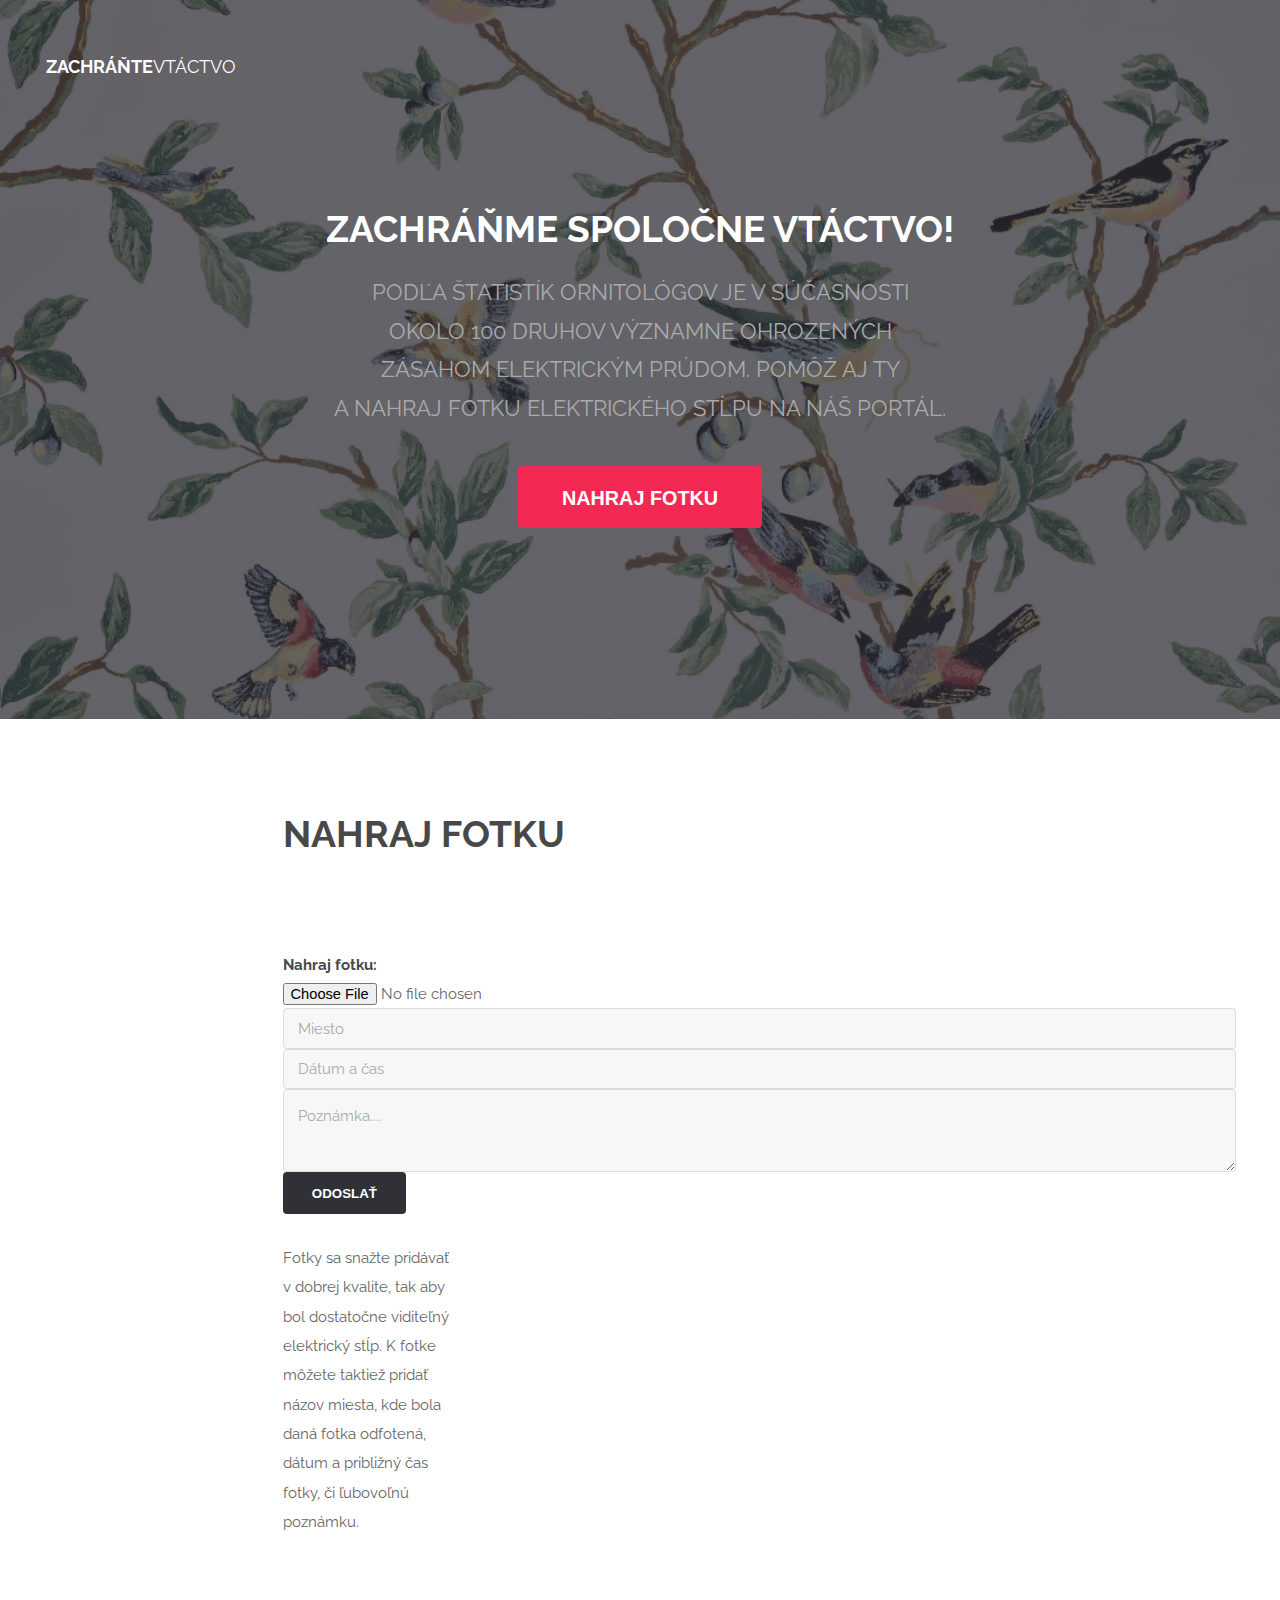
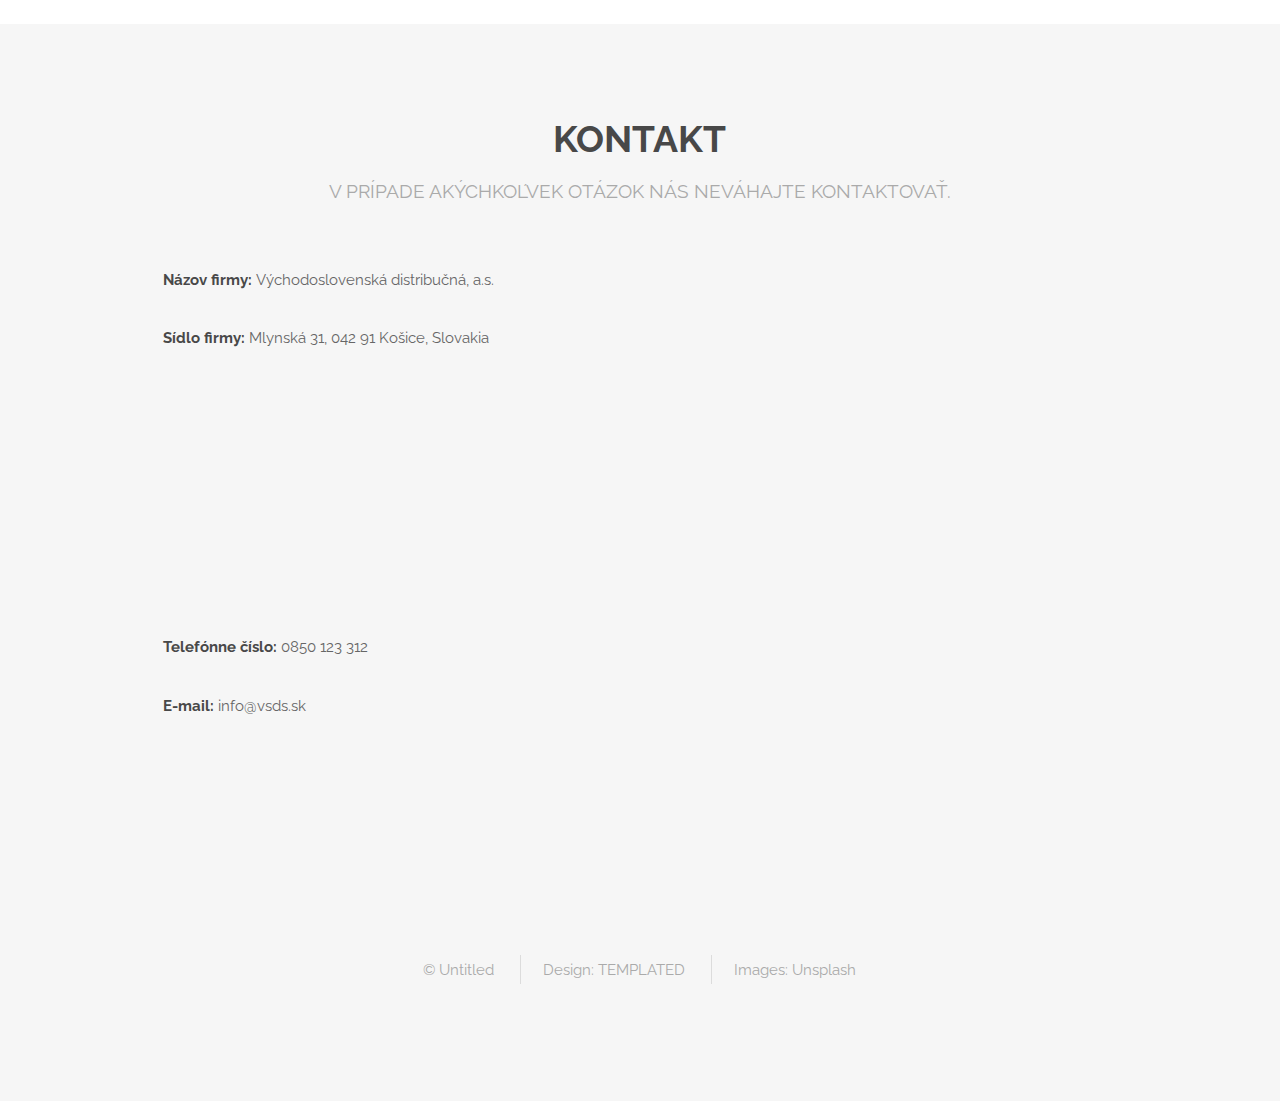
<file: index.html>
<!DOCTYPE HTML>
<!--
	Spatial by TEMPLATED
	templated.co @templatedco
	Released for free under the Creative Commons Attribution 3.0 license (templated.co/license)
-->
<html>
	<head>
		<title>Zachráňte vtáctvo</title>
		<meta charset="utf-8" />
		<meta name="viewport" content="width=device-width, initial-scale=1" />
		<link rel="stylesheet" href="assets/css/main.css" />
	</head>
	<body class="landing">

		<!-- Header -->
			<header id="header" class="alt">
				<h1><strong><a href="index.html">Zachráňte</a></strong>vtáctvo</h1>
			</header>

		<!-- Banner -->
			<section id="banner">
				<h2>Zachráňme spoločne vtáctvo!</h2>
				<p>Podľa štatistík ornitológov je v súčasnosti <br /> okolo 100 druhov významne ohrozených <br/> zásahom elektrickým prúdom. Pomôž aj ty <br/> 
				a nahraj fotku elektrického stĺpu na náš portál.</p>
				<ul class="actions">
					<button onclick="scrollWin(0, 850)" a href="#" class="button special big">Nahraj fotku</button>
				</ul>
			</section>
			
			<script>
			function scrollWin(x, y) {
			  window.scrollBy(x, y);
			}
			</script>

			<!-- One -->
				<section id="one" class="wrapper style1">
					<div class="container 75%">
						<div class="row 200%">
							<div class="6u 12u$(medium)">
								<header class="major">
									<h2>Nahraj fotku</h2>
								</header>
						<div class="input-group">
						  <div class="input-group-prepend">
							<span class="input-group-text" id="inputGroupFileAddon01"><b>Nahraj fotku: </b></span>
						  </div>
						  <div class="custom-file">
							<input type="file" class="custom-file-input" id="inputGroupFile01"
							  aria-describedby="inputGroupFileAddon01">
						  </div>
						</div>
						<div class="container">  
						  <form id="contact" action="" method="post">
							<fieldset>
							  <input placeholder="Miesto" type="text" tabindex="1">
							</fieldset>
							<fieldset>
							  <input placeholder="Dátum a čas" type="text" tabindex="2">
							</fieldset>
							<fieldset>
							  <textarea placeholder="Poznámka...." tabindex="3"></textarea>
							</fieldset>
							<fieldset>
							  <button name="submit" type="submit" id="contact-submit" data-submit="...Sending">Odoslať</button>
							</fieldset>
						  </form>
						</div>
							<div class="6u$ 12u$(medium)">
								<p>Fotky sa snažte pridávať v dobrej kvalite, tak aby bol dostatočne viditeľný elektrický stĺp. K fotke môžete taktiež pridať názov miesta, 
								kde bola daná fotka odfotená, dátum a približný čas fotky, či ľubovoľnú poznámku. </p>
							</div>
						</div>
					</div>
				</section>

			<!-- Two -->
				<section id="two" class="wrapper style2 special">
					<div class="container">
						<header class="major">
							<h2>Kontakt</h2>
							<p>V prípade akýchkoľvek otázok nás neváhajte kontaktovať.</p>
						</header>
						<div align="left">
						<p><b>Názov firmy: </b> Východoslovenská distribučná, a.s.</p>
						<p><b>Sídlo firmy: </b> Mlynská 31, 042 91 Košice, Slovakia</p>
							<div class="mapouter">
							<div class="gmap_canvas">
							<iframe width="425" height="250" id="gmap_canvas" src="https://maps.google.com/maps?q=Mlynsk%C3%A1%2031%2C%20042%2091%20Ko%C5%A1ice%2C%20Slovakia&t=&z=15&ie=UTF8&iwloc=&output=embed" frameborder="0" scrolling="no" marginheight="0" marginwidth="0">
							</iframe>
							<a href="https://www.whatismyip-address.com">myip.nu</a>
							</div>
							<style>.mapouter{position:relative;text-align:right;height:250px;width:425px;}.gmap_canvas {overflow:hidden;background:none!important;height:250px;width:425px;}</style>
							</div>
						<p><b>Telefónne číslo: </b> 0850 123 312</p>
						<p><b>E-mail: </b> info@vsds.sk</p>
						</div>
				</section>

		<!-- Footer -->
			<footer id="footer">
				<div class="container">
					<ul class="copyright">
						<li>&copy; Untitled</li>
						<li>Design: <a href="http://templated.co">TEMPLATED</a></li>
						<li>Images: <a href="http://unsplash.com">Unsplash</a></li>
					</ul>
				</div>
			</footer>

		<!-- Scripts -->
			<script src="assets/js/jquery.min.js"></script>
			<script src="assets/js/skel.min.js"></script>
			<script src="assets/js/util.js"></script>
			<script src="assets/js/main.js"></script>

	</body>
</html>
</file>
<file: assets/css/main.css>
@import url(font-awesome.min.css);
@import url(https://fonts.googleapis.com/css?family=Raleway:400,700);

/*
	Spatial by TEMPLATED
	templated.co @templatedco
	Released for free under the Creative Commons Attribution 3.0 license (templated.co/license)
*/

/* Reset */

	html, body, div, span, applet, object, iframe, h1, h2, h3, h4, h5, h6, p, blockquote, pre, a, abbr, acronym, address, big, cite, code, del, dfn, em, img, ins, kbd, q, s, samp, small, strike, strong, sub, sup, tt, var, b, u, i, center, dl, dt, dd, ol, ul, li, fieldset, form, label, legend, table, caption, tbody, tfoot, thead, tr, th, td, article, aside, canvas, details, embed, figure, figcaption, footer, header, hgroup, menu, nav, output, ruby, section, summary, time, mark, audio, video {
		margin: 0;
		padding: 0;
		border: 0;
		font-size: 100%;
		font: inherit;
		vertical-align: baseline;
	}

	article, aside, details, figcaption, figure, footer, header, hgroup, menu, nav, section {
		display: block;
	}

	body {
		line-height: 1;
	}

	ol, ul {
		list-style: none;
	}

	blockquote, q {
		quotes: none;
	}

	blockquote:before, blockquote:after, q:before, q:after {
		content: '';
		content: none;
	}

	table {
		border-collapse: collapse;
		border-spacing: 0;
	}

	body {
		-webkit-text-size-adjust: none;
	}

/* Box Model */

	*, *:before, *:after {
		-moz-box-sizing: border-box;
		-webkit-box-sizing: border-box;
		box-sizing: border-box;
	}

/* Containers */

	.container {
		margin-left: auto;
		margin-right: auto;
	}

	.container.\31 25\25 {
		width: 100%;
		max-width: 100em;
		min-width: 80em;
	}

	.container.\37 5\25 {
		width: 60em;
	}

	.container.\35 0\25 {
		width: 40em;
	}

	.container.\32 5\25 {
		width: 20em;
	}

	.container {
		width: 80em;
	}

	@media screen and (max-width: 1680px) {

		.container.\31 25\25 {
			width: 100%;
			max-width: 100em;
			min-width: 80em;
		}

		.container.\37 5\25 {
			width: 60em;
		}

		.container.\35 0\25 {
			width: 40em;
		}

		.container.\32 5\25 {
			width: 20em;
		}

		.container {
			width: 80em;
		}

	}

	@media screen and (max-width: 1280px) {

		.container.\31 25\25 {
			width: 100%;
			max-width: 81.25em;
			min-width: 65em;
		}

		.container.\37 5\25 {
			width: 48.75em;
		}

		.container.\35 0\25 {
			width: 32.5em;
		}

		.container.\32 5\25 {
			width: 16.25em;
		}

		.container {
			width: 65em;
		}

	}

	@media screen and (max-width: 980px) {

		.container.\31 25\25 {
			width: 100%;
			max-width: 112.5%;
			min-width: 90%;
		}

		.container.\37 5\25 {
			width: 67.5%;
		}

		.container.\35 0\25 {
			width: 45%;
		}

		.container.\32 5\25 {
			width: 22.5%;
		}

		.container {
			width: 90%;
		}

	}

	@media screen and (max-width: 736px) {

		.container.\31 25\25 {
			width: 100%;
			max-width: 112.5%;
			min-width: 90%;
		}

		.container.\37 5\25 {
			width: 67.5%;
		}

		.container.\35 0\25 {
			width: 45%;
		}

		.container.\32 5\25 {
			width: 22.5%;
		}

		.container {
			width: 90% !important;
		}

	}

	@media screen and (max-width: 480px) {

		.container.\31 25\25 {
			width: 100%;
			max-width: 112.5%;
			min-width: 90%;
		}

		.container.\37 5\25 {
			width: 67.5%;
		}

		.container.\35 0\25 {
			width: 45%;
		}

		.container.\32 5\25 {
			width: 22.5%;
		}

		.container {
			width: 90% !important;
		}

	}

/* Grid */

	.row {
		border-bottom: solid 1px transparent;
		-moz-box-sizing: border-box;
		-webkit-box-sizing: border-box;
		box-sizing: border-box;
	}

	.row > * {
		float: left;
		-moz-box-sizing: border-box;
		-webkit-box-sizing: border-box;
		box-sizing: border-box;
	}

	.row:after, .row:before {
		content: '';
		display: block;
		clear: both;
		height: 0;
	}

	.row.uniform > * > :first-child {
		margin-top: 0;
	}

	.row.uniform > * > :last-child {
		margin-bottom: 0;
	}

	.row.\30 \25 > * {
		padding: 0 0 0 0em;
	}

	.row.\30 \25 {
		margin: 0 0 -1px 0em;
	}

	.row.uniform.\30 \25 > * {
		padding: 0em 0 0 0em;
	}

	.row.uniform.\30 \25 {
		margin: 0em 0 -1px 0em;
	}

	.row > * {
		padding: 0 0 0 2em;
	}

	.row {
		margin: 0 0 -1px -2em;
	}

	.row.uniform > * {
		padding: 2em 0 0 2em;
	}

	.row.uniform {
		margin: -2em 0 -1px -2em;
	}

	.row.\32 00\25 > * {
		padding: 0 0 0 4em;
	}

	.row.\32 00\25 {
		margin: 0 0 -1px -4em;
	}

	.row.uniform.\32 00\25 > * {
		padding: 4em 0 0 4em;
	}

	.row.uniform.\32 00\25 {
		margin: -4em 0 -1px -4em;
	}

	.row.\31 50\25 > * {
		padding: 0 0 0 3em;
	}

	.row.\31 50\25 {
		margin: 0 0 -1px -3em;
	}

	.row.uniform.\31 50\25 > * {
		padding: 3em 0 0 3em;
	}

	.row.uniform.\31 50\25 {
		margin: -3em 0 -1px -3em;
	}

	.row.\35 0\25 > * {
		padding: 0 0 0 1em;
	}

	.row.\35 0\25 {
		margin: 0 0 -1px -1em;
	}

	.row.uniform.\35 0\25 > * {
		padding: 1em 0 0 1em;
	}

	.row.uniform.\35 0\25 {
		margin: -1em 0 -1px -1em;
	}

	.row.\32 5\25 > * {
		padding: 0 0 0 0.5em;
	}

	.row.\32 5\25 {
		margin: 0 0 -1px -0.5em;
	}

	.row.uniform.\32 5\25 > * {
		padding: 0.5em 0 0 0.5em;
	}

	.row.uniform.\32 5\25 {
		margin: -0.5em 0 -1px -0.5em;
	}

	.\31 2u, .\31 2u\24 {
		width: 100%;
		clear: none;
		margin-left: 0;
	}

	.\31 1u, .\31 1u\24 {
		width: 91.6666666667%;
		clear: none;
		margin-left: 0;
	}

	.\31 0u, .\31 0u\24 {
		width: 83.3333333333%;
		clear: none;
		margin-left: 0;
	}

	.\39 u, .\39 u\24 {
		width: 75%;
		clear: none;
		margin-left: 0;
	}

	.\38 u, .\38 u\24 {
		width: 66.6666666667%;
		clear: none;
		margin-left: 0;
	}

	.\37 u, .\37 u\24 {
		width: 58.3333333333%;
		clear: none;
		margin-left: 0;
	}

	.\36 u, .\36 u\24 {
		width: 50%;
		clear: none;
		margin-left: 0;
	}

	.\35 u, .\35 u\24 {
		width: 41.6666666667%;
		clear: none;
		margin-left: 0;
	}

	.\34 u, .\34 u\24 {
		width: 33.3333333333%;
		clear: none;
		margin-left: 0;
	}

	.\33 u, .\33 u\24 {
		width: 25%;
		clear: none;
		margin-left: 0;
	}

	.\32 u, .\32 u\24 {
		width: 16.6666666667%;
		clear: none;
		margin-left: 0;
	}

	.\31 u, .\31 u\24 {
		width: 8.3333333333%;
		clear: none;
		margin-left: 0;
	}

	.\31 2u\24 + *,
	.\31 1u\24 + *,
	.\31 0u\24 + *,
	.\39 u\24 + *,
	.\38 u\24 + *,
	.\37 u\24 + *,
	.\36 u\24 + *,
	.\35 u\24 + *,
	.\34 u\24 + *,
	.\33 u\24 + *,
	.\32 u\24 + *,
	.\31 u\24 + * {
		clear: left;
	}

	.\-11u {
		margin-left: 91.66667%;
	}

	.\-10u {
		margin-left: 83.33333%;
	}

	.\-9u {
		margin-left: 75%;
	}

	.\-8u {
		margin-left: 66.66667%;
	}

	.\-7u {
		margin-left: 58.33333%;
	}

	.\-6u {
		margin-left: 50%;
	}

	.\-5u {
		margin-left: 41.66667%;
	}

	.\-4u {
		margin-left: 33.33333%;
	}

	.\-3u {
		margin-left: 25%;
	}

	.\-2u {
		margin-left: 16.66667%;
	}

	.\-1u {
		margin-left: 8.33333%;
	}

	@media screen and (max-width: 1680px) {

		.row > * {
			padding: 0 0 0 2em;
		}

		.row {
			margin: 0 0 -1px -2em;
		}

		.row.uniform > * {
			padding: 2em 0 0 2em;
		}

		.row.uniform {
			margin: -2em 0 -1px -2em;
		}

		.row.\32 00\25 > * {
			padding: 0 0 0 4em;
		}

		.row.\32 00\25 {
			margin: 0 0 -1px -4em;
		}

		.row.uniform.\32 00\25 > * {
			padding: 4em 0 0 4em;
		}

		.row.uniform.\32 00\25 {
			margin: -4em 0 -1px -4em;
		}

		.row.\31 50\25 > * {
			padding: 0 0 0 3em;
		}

		.row.\31 50\25 {
			margin: 0 0 -1px -3em;
		}

		.row.uniform.\31 50\25 > * {
			padding: 3em 0 0 3em;
		}

		.row.uniform.\31 50\25 {
			margin: -3em 0 -1px -3em;
		}

		.row.\35 0\25 > * {
			padding: 0 0 0 1em;
		}

		.row.\35 0\25 {
			margin: 0 0 -1px -1em;
		}

		.row.uniform.\35 0\25 > * {
			padding: 1em 0 0 1em;
		}

		.row.uniform.\35 0\25 {
			margin: -1em 0 -1px -1em;
		}

		.row.\32 5\25 > * {
			padding: 0 0 0 0.5em;
		}

		.row.\32 5\25 {
			margin: 0 0 -1px -0.5em;
		}

		.row.uniform.\32 5\25 > * {
			padding: 0.5em 0 0 0.5em;
		}

		.row.uniform.\32 5\25 {
			margin: -0.5em 0 -1px -0.5em;
		}

		.\31 2u\28xlarge\29, .\31 2u\24\28xlarge\29 {
			width: 100%;
			clear: none;
			margin-left: 0;
		}

		.\31 1u\28xlarge\29, .\31 1u\24\28xlarge\29 {
			width: 91.6666666667%;
			clear: none;
			margin-left: 0;
		}

		.\31 0u\28xlarge\29, .\31 0u\24\28xlarge\29 {
			width: 83.3333333333%;
			clear: none;
			margin-left: 0;
		}

		.\39 u\28xlarge\29, .\39 u\24\28xlarge\29 {
			width: 75%;
			clear: none;
			margin-left: 0;
		}

		.\38 u\28xlarge\29, .\38 u\24\28xlarge\29 {
			width: 66.6666666667%;
			clear: none;
			margin-left: 0;
		}

		.\37 u\28xlarge\29, .\37 u\24\28xlarge\29 {
			width: 58.3333333333%;
			clear: none;
			margin-left: 0;
		}

		.\36 u\28xlarge\29, .\36 u\24\28xlarge\29 {
			width: 50%;
			clear: none;
			margin-left: 0;
		}

		.\35 u\28xlarge\29, .\35 u\24\28xlarge\29 {
			width: 41.6666666667%;
			clear: none;
			margin-left: 0;
		}

		.\34 u\28xlarge\29, .\34 u\24\28xlarge\29 {
			width: 33.3333333333%;
			clear: none;
			margin-left: 0;
		}

		.\33 u\28xlarge\29, .\33 u\24\28xlarge\29 {
			width: 25%;
			clear: none;
			margin-left: 0;
		}

		.\32 u\28xlarge\29, .\32 u\24\28xlarge\29 {
			width: 16.6666666667%;
			clear: none;
			margin-left: 0;
		}

		.\31 u\28xlarge\29, .\31 u\24\28xlarge\29 {
			width: 8.3333333333%;
			clear: none;
			margin-left: 0;
		}

		.\31 2u\24\28xlarge\29 + *,
		.\31 1u\24\28xlarge\29 + *,
		.\31 0u\24\28xlarge\29 + *,
		.\39 u\24\28xlarge\29 + *,
		.\38 u\24\28xlarge\29 + *,
		.\37 u\24\28xlarge\29 + *,
		.\36 u\24\28xlarge\29 + *,
		.\35 u\24\28xlarge\29 + *,
		.\34 u\24\28xlarge\29 + *,
		.\33 u\24\28xlarge\29 + *,
		.\32 u\24\28xlarge\29 + *,
		.\31 u\24\28xlarge\29 + * {
			clear: left;
		}

		.\-11u\28xlarge\29 {
			margin-left: 91.66667%;
		}

		.\-10u\28xlarge\29 {
			margin-left: 83.33333%;
		}

		.\-9u\28xlarge\29 {
			margin-left: 75%;
		}

		.\-8u\28xlarge\29 {
			margin-left: 66.66667%;
		}

		.\-7u\28xlarge\29 {
			margin-left: 58.33333%;
		}

		.\-6u\28xlarge\29 {
			margin-left: 50%;
		}

		.\-5u\28xlarge\29 {
			margin-left: 41.66667%;
		}

		.\-4u\28xlarge\29 {
			margin-left: 33.33333%;
		}

		.\-3u\28xlarge\29 {
			margin-left: 25%;
		}

		.\-2u\28xlarge\29 {
			margin-left: 16.66667%;
		}

		.\-1u\28xlarge\29 {
			margin-left: 8.33333%;
		}

	}

	@media screen and (max-width: 1280px) {

		.row > * {
			padding: 0 0 0 1.5em;
		}

		.row {
			margin: 0 0 -1px -1.5em;
		}

		.row.uniform > * {
			padding: 1.5em 0 0 1.5em;
		}

		.row.uniform {
			margin: -1.5em 0 -1px -1.5em;
		}

		.row.\32 00\25 > * {
			padding: 0 0 0 3em;
		}

		.row.\32 00\25 {
			margin: 0 0 -1px -3em;
		}

		.row.uniform.\32 00\25 > * {
			padding: 3em 0 0 3em;
		}

		.row.uniform.\32 00\25 {
			margin: -3em 0 -1px -3em;
		}

		.row.\31 50\25 > * {
			padding: 0 0 0 2.25em;
		}

		.row.\31 50\25 {
			margin: 0 0 -1px -2.25em;
		}

		.row.uniform.\31 50\25 > * {
			padding: 2.25em 0 0 2.25em;
		}

		.row.uniform.\31 50\25 {
			margin: -2.25em 0 -1px -2.25em;
		}

		.row.\35 0\25 > * {
			padding: 0 0 0 0.75em;
		}

		.row.\35 0\25 {
			margin: 0 0 -1px -0.75em;
		}

		.row.uniform.\35 0\25 > * {
			padding: 0.75em 0 0 0.75em;
		}

		.row.uniform.\35 0\25 {
			margin: -0.75em 0 -1px -0.75em;
		}

		.row.\32 5\25 > * {
			padding: 0 0 0 0.375em;
		}

		.row.\32 5\25 {
			margin: 0 0 -1px -0.375em;
		}

		.row.uniform.\32 5\25 > * {
			padding: 0.375em 0 0 0.375em;
		}

		.row.uniform.\32 5\25 {
			margin: -0.375em 0 -1px -0.375em;
		}

		.\31 2u\28large\29, .\31 2u\24\28large\29 {
			width: 100%;
			clear: none;
			margin-left: 0;
		}

		.\31 1u\28large\29, .\31 1u\24\28large\29 {
			width: 91.6666666667%;
			clear: none;
			margin-left: 0;
		}

		.\31 0u\28large\29, .\31 0u\24\28large\29 {
			width: 83.3333333333%;
			clear: none;
			margin-left: 0;
		}

		.\39 u\28large\29, .\39 u\24\28large\29 {
			width: 75%;
			clear: none;
			margin-left: 0;
		}

		.\38 u\28large\29, .\38 u\24\28large\29 {
			width: 66.6666666667%;
			clear: none;
			margin-left: 0;
		}

		.\37 u\28large\29, .\37 u\24\28large\29 {
			width: 58.3333333333%;
			clear: none;
			margin-left: 0;
		}

		.\36 u\28large\29, .\36 u\24\28large\29 {
			width: 50%;
			clear: none;
			margin-left: 0;
		}

		.\35 u\28large\29, .\35 u\24\28large\29 {
			width: 41.6666666667%;
			clear: none;
			margin-left: 0;
		}

		.\34 u\28large\29, .\34 u\24\28large\29 {
			width: 33.3333333333%;
			clear: none;
			margin-left: 0;
		}

		.\33 u\28large\29, .\33 u\24\28large\29 {
			width: 25%;
			clear: none;
			margin-left: 0;
		}

		.\32 u\28large\29, .\32 u\24\28large\29 {
			width: 16.6666666667%;
			clear: none;
			margin-left: 0;
		}

		.\31 u\28large\29, .\31 u\24\28large\29 {
			width: 8.3333333333%;
			clear: none;
			margin-left: 0;
		}

		.\31 2u\24\28large\29 + *,
		.\31 1u\24\28large\29 + *,
		.\31 0u\24\28large\29 + *,
		.\39 u\24\28large\29 + *,
		.\38 u\24\28large\29 + *,
		.\37 u\24\28large\29 + *,
		.\36 u\24\28large\29 + *,
		.\35 u\24\28large\29 + *,
		.\34 u\24\28large\29 + *,
		.\33 u\24\28large\29 + *,
		.\32 u\24\28large\29 + *,
		.\31 u\24\28large\29 + * {
			clear: left;
		}

		.\-11u\28large\29 {
			margin-left: 91.66667%;
		}

		.\-10u\28large\29 {
			margin-left: 83.33333%;
		}

		.\-9u\28large\29 {
			margin-left: 75%;
		}

		.\-8u\28large\29 {
			margin-left: 66.66667%;
		}

		.\-7u\28large\29 {
			margin-left: 58.33333%;
		}

		.\-6u\28large\29 {
			margin-left: 50%;
		}

		.\-5u\28large\29 {
			margin-left: 41.66667%;
		}

		.\-4u\28large\29 {
			margin-left: 33.33333%;
		}

		.\-3u\28large\29 {
			margin-left: 25%;
		}

		.\-2u\28large\29 {
			margin-left: 16.66667%;
		}

		.\-1u\28large\29 {
			margin-left: 8.33333%;
		}

	}

	@media screen and (max-width: 980px) {

		.row > * {
			padding: 0 0 0 1.5em;
		}

		.row {
			margin: 0 0 -1px -1.5em;
		}

		.row.uniform > * {
			padding: 1.5em 0 0 1.5em;
		}

		.row.uniform {
			margin: -1.5em 0 -1px -1.5em;
		}

		.row.\32 00\25 > * {
			padding: 0 0 0 3em;
		}

		.row.\32 00\25 {
			margin: 0 0 -1px -3em;
		}

		.row.uniform.\32 00\25 > * {
			padding: 3em 0 0 3em;
		}

		.row.uniform.\32 00\25 {
			margin: -3em 0 -1px -3em;
		}

		.row.\31 50\25 > * {
			padding: 0 0 0 2.25em;
		}

		.row.\31 50\25 {
			margin: 0 0 -1px -2.25em;
		}

		.row.uniform.\31 50\25 > * {
			padding: 2.25em 0 0 2.25em;
		}

		.row.uniform.\31 50\25 {
			margin: -2.25em 0 -1px -2.25em;
		}

		.row.\35 0\25 > * {
			padding: 0 0 0 0.75em;
		}

		.row.\35 0\25 {
			margin: 0 0 -1px -0.75em;
		}

		.row.uniform.\35 0\25 > * {
			padding: 0.75em 0 0 0.75em;
		}

		.row.uniform.\35 0\25 {
			margin: -0.75em 0 -1px -0.75em;
		}

		.row.\32 5\25 > * {
			padding: 0 0 0 0.375em;
		}

		.row.\32 5\25 {
			margin: 0 0 -1px -0.375em;
		}

		.row.uniform.\32 5\25 > * {
			padding: 0.375em 0 0 0.375em;
		}

		.row.uniform.\32 5\25 {
			margin: -0.375em 0 -1px -0.375em;
		}

		.\31 2u\28medium\29, .\31 2u\24\28medium\29 {
			width: 100%;
			clear: none;
			margin-left: 0;
		}

		.\31 1u\28medium\29, .\31 1u\24\28medium\29 {
			width: 91.6666666667%;
			clear: none;
			margin-left: 0;
		}

		.\31 0u\28medium\29, .\31 0u\24\28medium\29 {
			width: 83.3333333333%;
			clear: none;
			margin-left: 0;
		}

		.\39 u\28medium\29, .\39 u\24\28medium\29 {
			width: 75%;
			clear: none;
			margin-left: 0;
		}

		.\38 u\28medium\29, .\38 u\24\28medium\29 {
			width: 66.6666666667%;
			clear: none;
			margin-left: 0;
		}

		.\37 u\28medium\29, .\37 u\24\28medium\29 {
			width: 58.3333333333%;
			clear: none;
			margin-left: 0;
		}

		.\36 u\28medium\29, .\36 u\24\28medium\29 {
			width: 50%;
			clear: none;
			margin-left: 0;
		}

		.\35 u\28medium\29, .\35 u\24\28medium\29 {
			width: 41.6666666667%;
			clear: none;
			margin-left: 0;
		}

		.\34 u\28medium\29, .\34 u\24\28medium\29 {
			width: 33.3333333333%;
			clear: none;
			margin-left: 0;
		}

		.\33 u\28medium\29, .\33 u\24\28medium\29 {
			width: 25%;
			clear: none;
			margin-left: 0;
		}

		.\32 u\28medium\29, .\32 u\24\28medium\29 {
			width: 16.6666666667%;
			clear: none;
			margin-left: 0;
		}

		.\31 u\28medium\29, .\31 u\24\28medium\29 {
			width: 8.3333333333%;
			clear: none;
			margin-left: 0;
		}

		.\31 2u\24\28medium\29 + *,
		.\31 1u\24\28medium\29 + *,
		.\31 0u\24\28medium\29 + *,
		.\39 u\24\28medium\29 + *,
		.\38 u\24\28medium\29 + *,
		.\37 u\24\28medium\29 + *,
		.\36 u\24\28medium\29 + *,
		.\35 u\24\28medium\29 + *,
		.\34 u\24\28medium\29 + *,
		.\33 u\24\28medium\29 + *,
		.\32 u\24\28medium\29 + *,
		.\31 u\24\28medium\29 + * {
			clear: left;
		}

		.\-11u\28medium\29 {
			margin-left: 91.66667%;
		}

		.\-10u\28medium\29 {
			margin-left: 83.33333%;
		}

		.\-9u\28medium\29 {
			margin-left: 75%;
		}

		.\-8u\28medium\29 {
			margin-left: 66.66667%;
		}

		.\-7u\28medium\29 {
			margin-left: 58.33333%;
		}

		.\-6u\28medium\29 {
			margin-left: 50%;
		}

		.\-5u\28medium\29 {
			margin-left: 41.66667%;
		}

		.\-4u\28medium\29 {
			margin-left: 33.33333%;
		}

		.\-3u\28medium\29 {
			margin-left: 25%;
		}

		.\-2u\28medium\29 {
			margin-left: 16.66667%;
		}

		.\-1u\28medium\29 {
			margin-left: 8.33333%;
		}

	}

	@media screen and (max-width: 736px) {

		.row > * {
			padding: 0 0 0 1.25em;
		}

		.row {
			margin: 0 0 -1px -1.25em;
		}

		.row.uniform > * {
			padding: 1.25em 0 0 1.25em;
		}

		.row.uniform {
			margin: -1.25em 0 -1px -1.25em;
		}

		.row.\32 00\25 > * {
			padding: 0 0 0 2.5em;
		}

		.row.\32 00\25 {
			margin: 0 0 -1px -2.5em;
		}

		.row.uniform.\32 00\25 > * {
			padding: 2.5em 0 0 2.5em;
		}

		.row.uniform.\32 00\25 {
			margin: -2.5em 0 -1px -2.5em;
		}

		.row.\31 50\25 > * {
			padding: 0 0 0 1.875em;
		}

		.row.\31 50\25 {
			margin: 0 0 -1px -1.875em;
		}

		.row.uniform.\31 50\25 > * {
			padding: 1.875em 0 0 1.875em;
		}

		.row.uniform.\31 50\25 {
			margin: -1.875em 0 -1px -1.875em;
		}

		.row.\35 0\25 > * {
			padding: 0 0 0 0.625em;
		}

		.row.\35 0\25 {
			margin: 0 0 -1px -0.625em;
		}

		.row.uniform.\35 0\25 > * {
			padding: 0.625em 0 0 0.625em;
		}

		.row.uniform.\35 0\25 {
			margin: -0.625em 0 -1px -0.625em;
		}

		.row.\32 5\25 > * {
			padding: 0 0 0 0.3125em;
		}

		.row.\32 5\25 {
			margin: 0 0 -1px -0.3125em;
		}

		.row.uniform.\32 5\25 > * {
			padding: 0.3125em 0 0 0.3125em;
		}

		.row.uniform.\32 5\25 {
			margin: -0.3125em 0 -1px -0.3125em;
		}

		.\31 2u\28small\29, .\31 2u\24\28small\29 {
			width: 100%;
			clear: none;
			margin-left: 0;
		}

		.\31 1u\28small\29, .\31 1u\24\28small\29 {
			width: 91.6666666667%;
			clear: none;
			margin-left: 0;
		}

		.\31 0u\28small\29, .\31 0u\24\28small\29 {
			width: 83.3333333333%;
			clear: none;
			margin-left: 0;
		}

		.\39 u\28small\29, .\39 u\24\28small\29 {
			width: 75%;
			clear: none;
			margin-left: 0;
		}

		.\38 u\28small\29, .\38 u\24\28small\29 {
			width: 66.6666666667%;
			clear: none;
			margin-left: 0;
		}

		.\37 u\28small\29, .\37 u\24\28small\29 {
			width: 58.3333333333%;
			clear: none;
			margin-left: 0;
		}

		.\36 u\28small\29, .\36 u\24\28small\29 {
			width: 50%;
			clear: none;
			margin-left: 0;
		}

		.\35 u\28small\29, .\35 u\24\28small\29 {
			width: 41.6666666667%;
			clear: none;
			margin-left: 0;
		}

		.\34 u\28small\29, .\34 u\24\28small\29 {
			width: 33.3333333333%;
			clear: none;
			margin-left: 0;
		}

		.\33 u\28small\29, .\33 u\24\28small\29 {
			width: 25%;
			clear: none;
			margin-left: 0;
		}

		.\32 u\28small\29, .\32 u\24\28small\29 {
			width: 16.6666666667%;
			clear: none;
			margin-left: 0;
		}

		.\31 u\28small\29, .\31 u\24\28small\29 {
			width: 8.3333333333%;
			clear: none;
			margin-left: 0;
		}

		.\31 2u\24\28small\29 + *,
		.\31 1u\24\28small\29 + *,
		.\31 0u\24\28small\29 + *,
		.\39 u\24\28small\29 + *,
		.\38 u\24\28small\29 + *,
		.\37 u\24\28small\29 + *,
		.\36 u\24\28small\29 + *,
		.\35 u\24\28small\29 + *,
		.\34 u\24\28small\29 + *,
		.\33 u\24\28small\29 + *,
		.\32 u\24\28small\29 + *,
		.\31 u\24\28small\29 + * {
			clear: left;
		}

		.\-11u\28small\29 {
			margin-left: 91.66667%;
		}

		.\-10u\28small\29 {
			margin-left: 83.33333%;
		}

		.\-9u\28small\29 {
			margin-left: 75%;
		}

		.\-8u\28small\29 {
			margin-left: 66.66667%;
		}

		.\-7u\28small\29 {
			margin-left: 58.33333%;
		}

		.\-6u\28small\29 {
			margin-left: 50%;
		}

		.\-5u\28small\29 {
			margin-left: 41.66667%;
		}

		.\-4u\28small\29 {
			margin-left: 33.33333%;
		}

		.\-3u\28small\29 {
			margin-left: 25%;
		}

		.\-2u\28small\29 {
			margin-left: 16.66667%;
		}

		.\-1u\28small\29 {
			margin-left: 8.33333%;
		}

	}

	@media screen and (max-width: 480px) {

		.row > * {
			padding: 0 0 0 1.25em;
		}

		.row {
			margin: 0 0 -1px -1.25em;
		}

		.row.uniform > * {
			padding: 1.25em 0 0 1.25em;
		}

		.row.uniform {
			margin: -1.25em 0 -1px -1.25em;
		}

		.row.\32 00\25 > * {
			padding: 0 0 0 2.5em;
		}

		.row.\32 00\25 {
			margin: 0 0 -1px -2.5em;
		}

		.row.uniform.\32 00\25 > * {
			padding: 2.5em 0 0 2.5em;
		}

		.row.uniform.\32 00\25 {
			margin: -2.5em 0 -1px -2.5em;
		}

		.row.\31 50\25 > * {
			padding: 0 0 0 1.875em;
		}

		.row.\31 50\25 {
			margin: 0 0 -1px -1.875em;
		}

		.row.uniform.\31 50\25 > * {
			padding: 1.875em 0 0 1.875em;
		}

		.row.uniform.\31 50\25 {
			margin: -1.875em 0 -1px -1.875em;
		}

		.row.\35 0\25 > * {
			padding: 0 0 0 0.625em;
		}

		.row.\35 0\25 {
			margin: 0 0 -1px -0.625em;
		}

		.row.uniform.\35 0\25 > * {
			padding: 0.625em 0 0 0.625em;
		}

		.row.uniform.\35 0\25 {
			margin: -0.625em 0 -1px -0.625em;
		}

		.row.\32 5\25 > * {
			padding: 0 0 0 0.3125em;
		}

		.row.\32 5\25 {
			margin: 0 0 -1px -0.3125em;
		}

		.row.uniform.\32 5\25 > * {
			padding: 0.3125em 0 0 0.3125em;
		}

		.row.uniform.\32 5\25 {
			margin: -0.3125em 0 -1px -0.3125em;
		}

		.\31 2u\28xsmall\29, .\31 2u\24\28xsmall\29 {
			width: 100%;
			clear: none;
			margin-left: 0;
		}

		.\31 1u\28xsmall\29, .\31 1u\24\28xsmall\29 {
			width: 91.6666666667%;
			clear: none;
			margin-left: 0;
		}

		.\31 0u\28xsmall\29, .\31 0u\24\28xsmall\29 {
			width: 83.3333333333%;
			clear: none;
			margin-left: 0;
		}

		.\39 u\28xsmall\29, .\39 u\24\28xsmall\29 {
			width: 75%;
			clear: none;
			margin-left: 0;
		}

		.\38 u\28xsmall\29, .\38 u\24\28xsmall\29 {
			width: 66.6666666667%;
			clear: none;
			margin-left: 0;
		}

		.\37 u\28xsmall\29, .\37 u\24\28xsmall\29 {
			width: 58.3333333333%;
			clear: none;
			margin-left: 0;
		}

		.\36 u\28xsmall\29, .\36 u\24\28xsmall\29 {
			width: 50%;
			clear: none;
			margin-left: 0;
		}

		.\35 u\28xsmall\29, .\35 u\24\28xsmall\29 {
			width: 41.6666666667%;
			clear: none;
			margin-left: 0;
		}

		.\34 u\28xsmall\29, .\34 u\24\28xsmall\29 {
			width: 33.3333333333%;
			clear: none;
			margin-left: 0;
		}

		.\33 u\28xsmall\29, .\33 u\24\28xsmall\29 {
			width: 25%;
			clear: none;
			margin-left: 0;
		}

		.\32 u\28xsmall\29, .\32 u\24\28xsmall\29 {
			width: 16.6666666667%;
			clear: none;
			margin-left: 0;
		}

		.\31 u\28xsmall\29, .\31 u\24\28xsmall\29 {
			width: 8.3333333333%;
			clear: none;
			margin-left: 0;
		}

		.\31 2u\24\28xsmall\29 + *,
		.\31 1u\24\28xsmall\29 + *,
		.\31 0u\24\28xsmall\29 + *,
		.\39 u\24\28xsmall\29 + *,
		.\38 u\24\28xsmall\29 + *,
		.\37 u\24\28xsmall\29 + *,
		.\36 u\24\28xsmall\29 + *,
		.\35 u\24\28xsmall\29 + *,
		.\34 u\24\28xsmall\29 + *,
		.\33 u\24\28xsmall\29 + *,
		.\32 u\24\28xsmall\29 + *,
		.\31 u\24\28xsmall\29 + * {
			clear: left;
		}

		.\-11u\28xsmall\29 {
			margin-left: 91.66667%;
		}

		.\-10u\28xsmall\29 {
			margin-left: 83.33333%;
		}

		.\-9u\28xsmall\29 {
			margin-left: 75%;
		}

		.\-8u\28xsmall\29 {
			margin-left: 66.66667%;
		}

		.\-7u\28xsmall\29 {
			margin-left: 58.33333%;
		}

		.\-6u\28xsmall\29 {
			margin-left: 50%;
		}

		.\-5u\28xsmall\29 {
			margin-left: 41.66667%;
		}

		.\-4u\28xsmall\29 {
			margin-left: 33.33333%;
		}

		.\-3u\28xsmall\29 {
			margin-left: 25%;
		}

		.\-2u\28xsmall\29 {
			margin-left: 16.66667%;
		}

		.\-1u\28xsmall\29 {
			margin-left: 8.33333%;
		}

	}

/* Basic */

	@-ms-viewport {
		width: device-width;
	}

	body {
		-ms-overflow-style: scrollbar;
	}

	@media screen and (max-width: 480px) {

		html, body {
			min-width: 320px;
		}

	}

	body {
		background: #fff;
		padding-top: 6em;
	}

		body.landing {
			padding-top: 0 !important;
		}

		@media screen and (max-width: 980px) {

			body {
				padding-top: 2em;
			}

		}

		body.is-loading *, body.is-loading *:before, body.is-loading *:after {
			-moz-animation: none !important;
			-webkit-animation: none !important;
			-ms-animation: none !important;
			animation: none !important;
			-moz-transition: none !important;
			-webkit-transition: none !important;
			-ms-transition: none !important;
			transition: none !important;
		}

/* Type */

	body {
		background-color: #fff;
		color: #666;
	}

	body, input, select, textarea {
		font-family: "Raleway", Arial, Helvetica, sans-serif;
		font-size: 13pt;
		font-weight: 400;
		line-height: 2em;
	}

		@media screen and (max-width: 1680px) {

			body, input, select, textarea {
				font-size: 11pt;
			}

		}

		@media screen and (max-width: 1280px) {

			body, input, select, textarea {
				font-size: 11pt;
			}

		}

		@media screen and (max-width: 980px) {

			body, input, select, textarea {
				font-size: 12pt;
			}

		}

		@media screen and (max-width: 736px) {

			body, input, select, textarea {
				font-size: 12pt;
			}

		}

		@media screen and (max-width: 480px) {

			body, input, select, textarea {
				font-size: 12pt;
			}

		}

	a {
		text-decoration: underline;
		color: #f32853;
	}

		a:hover {
			text-decoration: none;
		}

	strong, b {
		color: #484848;
		font-weight: 700;
	}

	em, i {
		font-style: italic;
	}

	p {
		margin: 0 0 2em 0;
	}

	h1, h2, h3, h4, h5, h6 {
		color: #484848;
		font-weight: 700;
		line-height: 1em;
		margin: 0 0 1em 0;
		text-transform: uppercase;
	}

		h1 a, h2 a, h3 a, h4 a, h5 a, h6 a {
			color: inherit;
			text-decoration: none;
		}

	h2 {
		font-size: 1.75em;
		line-height: 1.5em;
	}

	h3 {
		font-size: 1.35em;
		line-height: 1.5em;
	}

	h4 {
		font-size: 1.1em;
		line-height: 1.5em;
	}

	h5 {
		font-size: 0.9em;
		line-height: 1.5em;
	}

	h6 {
		font-size: 0.7em;
		line-height: 1.5em;
	}

	sub {
		font-size: 0.8em;
		position: relative;
		top: 0.5em;
	}

	sup {
		font-size: 0.8em;
		position: relative;
		top: -0.5em;
	}

	blockquote {
		border-left: solid 4px;
		font-style: italic;
		margin: 0 0 2em 0;
		padding: 0.5em 0 0.5em 2em;
	}

	code {
		background: rgba(144, 144, 144, 0.075);
		border-radius: 4px;
		border: solid 1px;
		font-family: "Courier New", monospace;
		font-size: 0.9em;
		margin: 0 0.25em;
		padding: 0.25em 0.65em;
	}

	pre {
		-webkit-overflow-scrolling: touch;
		font-family: "Courier New", monospace;
		font-size: 0.9em;
		margin: 0 0 2em 0;
	}

		pre code {
			display: block;
			line-height: 1.75;
			padding: 1em 1.5em;
			overflow-x: auto;
		}

	hr {
		border: 0;
		border-bottom: solid 1px rgba(144, 144, 144, 0.25);
		margin: 2em 0;
	}

		hr.major {
			margin: 3em 0;
		}

	.align-left {
		text-align: left;
	}

	.align-center {
		text-align: center;
	}

	.align-right {
		text-align: right;
	}

/* Box */

	.box {
		border-radius: 4px;
		border: solid 1px rgba(144, 144, 144, 0.25);
		margin-bottom: 2em;
		padding: 1.5em;
	}

		.box > :last-child,
		.box > :last-child > :last-child,
		.box > :last-child > :last-child > :last-child {
			margin-bottom: 0;
		}

		.box.alt {
			border: 0;
			border-radius: 0;
			padding: 0;
		}

/* Button */

	input[type="submit"],
	input[type="reset"],
	input[type="button"],
	button,
	.button {
		-moz-appearance: none;
		-webkit-appearance: none;
		-ms-appearance: none;
		appearance: none;
		-moz-transition: background-color 0.2s ease-in-out, color 0.2s ease-in-out;
		-webkit-transition: background-color 0.2s ease-in-out, color 0.2s ease-in-out;
		-ms-transition: background-color 0.2s ease-in-out, color 0.2s ease-in-out;
		transition: background-color 0.2s ease-in-out, color 0.2s ease-in-out;
		background-color: #323037;
		border-radius: 4px;
		color: #ffffff !important;
		border: 0;
		cursor: pointer;
		display: inline-block;
		font-weight: 700;
		height: 3.15em;
		line-height: 3.25em;
		padding: 0 2.2em;
		text-align: center;
		text-decoration: none;
		text-transform: uppercase;
		white-space: nowrap;
	}

		input[type="submit"]:hover,
		input[type="reset"]:hover,
		input[type="button"]:hover,
		button:hover,
		.button:hover {
			background-color: #3e3c45;
		}

		input[type="submit"]:active,
		input[type="reset"]:active,
		input[type="button"]:active,
		button:active,
		.button:active {
			background-color: #262429;
		}

		input[type="submit"].icon,
		input[type="reset"].icon,
		input[type="button"].icon,
		button.icon,
		.button.icon {
			padding-left: 1.35em;
		}

			input[type="submit"].icon:before,
			input[type="reset"].icon:before,
			input[type="button"].icon:before,
			button.icon:before,
			.button.icon:before {
				margin-right: 0.5em;
			}

		input[type="submit"].fit,
		input[type="reset"].fit,
		input[type="button"].fit,
		button.fit,
		.button.fit {
			display: block;
			margin: 0 0 1em 0;
			width: 100%;
		}

		input[type="submit"].small,
		input[type="reset"].small,
		input[type="button"].small,
		button.small,
		.button.small {
			font-size: 0.8em;
		}

		input[type="submit"].big,
		input[type="reset"].big,
		input[type="button"].big,
		button.big,
		.button.big {
			font-size: 1.35em;
		}

		input[type="submit"].disabled, input[type="submit"]:disabled,
		input[type="reset"].disabled,
		input[type="reset"]:disabled,
		input[type="button"].disabled,
		input[type="button"]:disabled,
		button.disabled,
		button:disabled,
		.button.disabled,
		.button:disabled {
			-moz-pointer-events: none;
			-webkit-pointer-events: none;
			-ms-pointer-events: none;
			pointer-events: none;
			background-color: #666 !important;
			box-shadow: inset 0 -0.15em 0 0 rgba(0, 0, 0, 0.15);
			color: #fff !important;
			cursor: default;
			opacity: 0.25;
		}

		input[type="submit"].alt,
		input[type="reset"].alt,
		input[type="button"].alt,
		button.alt,
		.button.alt {
			background-color: transparent;
			box-shadow: inset 0 0 0 2px rgba(144, 144, 144, 0.25);
			color: #484848 !important;
		}

			input[type="submit"].alt:hover,
			input[type="reset"].alt:hover,
			input[type="button"].alt:hover,
			button.alt:hover,
			.button.alt:hover {
				background-color: rgba(144, 144, 144, 0.075);
			}

			input[type="submit"].alt:active,
			input[type="reset"].alt:active,
			input[type="button"].alt:active,
			button.alt:active,
			.button.alt:active {
				background-color: rgba(144, 144, 144, 0.2);
			}

			input[type="submit"].alt.icon:before,
			input[type="reset"].alt.icon:before,
			input[type="button"].alt.icon:before,
			button.alt.icon:before,
			.button.alt.icon:before {
				color: #aaa;
			}

		input[type="submit"].special,
		input[type="reset"].special,
		input[type="button"].special,
		button.special,
		.button.special {
			background-color: #f32853;
			color: #ffffff !important;
		}

			input[type="submit"].special:hover,
			input[type="reset"].special:hover,
			input[type="button"].special:hover,
			button.special:hover,
			.button.special:hover {
				background-color: #f44066;
			}

			input[type="submit"].special:active,
			input[type="reset"].special:active,
			input[type="button"].special:active,
			button.special:active,
			.button.special:active {
				background-color: #f21040;
			}

		@media screen and (max-width: 480px) {

			input[type="submit"],
			input[type="reset"],
			input[type="button"],
			button,
			.button {
				padding: 0;
			}

		}

/* Feature */

	.feature-grid {
		position: relative;
	}

		.feature-grid:after {
			clear: both;
			content: '';
			display: block;
		}

		.feature-grid .feature {
			display: inline-block;
			float: left;
			margin-bottom: 3em;
			width: 50%;
		}

			.feature-grid .feature .content {
				width: 60%;
			}

			.feature-grid .feature .image {
				width: 30%;
			}

				.feature-grid .feature .image img {
					display: inline;
					max-width: 100%;
				}

			.feature-grid .feature:nth-child(odd) .content, .feature-grid .feature:nth-child(odd) .image {
				float: right;
				margin-right: 5%;
				text-align: right;
			}

			.feature-grid .feature:nth-child(even) .content, .feature-grid .feature:nth-child(even) .image {
				float: left;
				margin-left: 5%;
				text-align: left;
			}

		@media screen and (max-width: 1280px) {

			.feature-grid .feature {
				margin-bottom: 2em;
			}

		}

		@media screen and (max-width: 980px) {

			.feature-grid .feature {
				display: block;
				width: 100%;
			}

				.feature-grid .feature .content {
					width: 65%;
				}

				.feature-grid .feature .image {
					margin-left: 0 !important;
					margin-right: 0 !important;
				}

		}

		@media screen and (max-width: 736px) {

			.feature-grid .feature {
				margin-bottom: 1em;
			}

		}

		@media screen and (max-width: 480px) {

			.feature-grid .feature .content,
			.feature-grid .feature .image {
				display: block;
				margin-left: 0 !important;
				margin-right: 0 !important;
				text-align: center !important;
				width: 100%;
			}

			.feature-grid .feature .image {
				margin-bottom: 1em;
			}

		}

/* Form */

	form {
		margin: 0 0 2em 0;
	}

	label {
		color: #484848;
		display: block;
		font-size: 0.9em;
		font-weight: 700;
		margin: 0 0 1em 0;
	}

	input[type="text"],
	input[type="password"],
	input[type="email"],
	select,
	textarea {
		-moz-appearance: none;
		-webkit-appearance: none;
		-ms-appearance: none;
		appearance: none;
		background: rgba(144, 144, 144, 0.075);
		border-radius: 4px;
		border: none;
		border: solid 1px rgba(144, 144, 144, 0.25);
		color: inherit;
		display: block;
		outline: 0;
		padding: 0 1em;
		text-decoration: none;
		width: 100%;
	}

		input[type="text"]:invalid,
		input[type="password"]:invalid,
		input[type="email"]:invalid,
		select:invalid,
		textarea:invalid {
			box-shadow: none;
		}

		input[type="text"]:focus,
		input[type="password"]:focus,
		input[type="email"]:focus,
		select:focus,
		textarea:focus {
			border-color: #f32853;
			box-shadow: 0 0 0 1px #f32853;
		}

	.select-wrapper {
		text-decoration: none;
		text-decoration: none;
		display: block;
		position: relative;
	}

		.select-wrapper:before {
			-moz-osx-font-smoothing: grayscale;
			-webkit-font-smoothing: antialiased;
			font-family: FontAwesome;
			font-style: normal;
			font-weight: normal;
			text-transform: none !important;
		}

		.select-wrapper:before {
			content: '\f078';
			color: rgba(144, 144, 144, 0.25);
			display: block;
			height: 2.75em;
			line-height: 2.75em;
			pointer-events: none;
			position: absolute;
			right: 0;
			text-align: center;
			top: 0;
			width: 2.75em;
		}

		.select-wrapper select::-ms-expand {
			display: none;
		}

	input[type="text"],
	input[type="password"],
	input[type="email"],
	select {
		height: 2.75em;
	}

	textarea {
		padding: 0.75em 1em;
	}

	input[type="checkbox"],
	input[type="radio"] {
		-moz-appearance: none;
		-webkit-appearance: none;
		-ms-appearance: none;
		appearance: none;
		display: block;
		float: left;
		margin-right: -2em;
		opacity: 0;
		width: 1em;
		z-index: -1;
	}

		input[type="checkbox"] + label,
		input[type="radio"] + label {
			text-decoration: none;
			color: #666;
			cursor: pointer;
			display: inline-block;
			font-size: 1em;
			font-weight: 400;
			padding-left: 2.4em;
			padding-right: 0.75em;
			position: relative;
		}

			input[type="checkbox"] + label:before,
			input[type="radio"] + label:before {
				-moz-osx-font-smoothing: grayscale;
				-webkit-font-smoothing: antialiased;
				font-family: FontAwesome;
				font-style: normal;
				font-weight: normal;
				text-transform: none !important;
			}

			input[type="checkbox"] + label:before,
			input[type="radio"] + label:before {
				background: rgba(144, 144, 144, 0.075);
				border-radius: 4px;
				border: solid 1px rgba(144, 144, 144, 0.25);
				content: '';
				display: inline-block;
				height: 1.65em;
				left: 0;
				line-height: 1.58125em;
				position: absolute;
				text-align: center;
				top: 0;
				width: 1.65em;
			}

		input[type="checkbox"]:checked + label:before,
		input[type="radio"]:checked + label:before {
			content: '\f00c';
			background: #323037;
			border-color: #323037;
			color: #ffffff;
		}

		input[type="checkbox"]:focus + label:before,
		input[type="radio"]:focus + label:before {
			border-color: #f32853;
			box-shadow: 0 0 0 1px #f32853;
		}

	input[type="checkbox"] + label:before {
		border-radius: 4px;
	}

	input[type="radio"] + label:before {
		border-radius: 100%;
	}

	::-webkit-input-placeholder {
		opacity: 1.0;
		color: #aaa !important;
	}

	:-moz-placeholder {
		opacity: 1.0;
		color: #aaa !important;
	}

	::-moz-placeholder {
		opacity: 1.0;
		color: #aaa !important;
	}

	:-ms-input-placeholder {
		opacity: 1.0;
		color: #aaa !important;
	}

	.formerize-placeholder {
		opacity: 1.0;
		color: #aaa !important;
	}

/* Icon */

	.icon {
		text-decoration: none;
		border-bottom: none;
		position: relative;
	}

		.icon:before {
			-moz-osx-font-smoothing: grayscale;
			-webkit-font-smoothing: antialiased;
			font-family: FontAwesome;
			font-style: normal;
			font-weight: normal;
			text-transform: none !important;
		}

		.icon > .label {
			display: none;
		}

/* Image */

	.image {
		border-radius: 4px;
		border: 0;
		display: inline-block;
		position: relative;
	}

		.image img {
			border-radius: 4px;
			display: block;
		}

		.image.left, .image.right {
			max-width: 40%;
		}

			.image.left img, .image.right img {
				width: 100%;
			}

		.image.left {
			float: left;
			padding: 0 1.5em 1em 0;
			top: 0.25em;
		}

		.image.right {
			float: right;
			padding: 0 0 1em 1.5em;
			top: 0.25em;
		}

		.image.fit {
			display: block;
			margin: 0 0 2em 0;
			width: 100%;
		}

			.image.fit img {
				width: 100%;
			}

		.image.rounded {
			border-radius: 100%;
		}

			.image.rounded img {
				border: solid 0.5em rgba(144, 144, 144, 0.25);
				border-radius: 100%;
			}

		.image.captioned {
			border-radius: 0;
			margin-bottom: 4em;
		}

			.image.captioned img {
				border-radius: 0;
			}

			.image.captioned h3 {
				background-color: #fff;
				box-shadow: 0px 0.0375em 0.125em 0px rgba(0, 0, 0, 0.15);
				display: block;
				padding: 2em 1em;
			}

			@media screen and (max-width: 736px) {

				.image.captioned {
					margin-bottom: 2em;
				}

					.image.captioned h3 {
						padding: 1em;
					}

			}

		.image.main {
			display: block;
			margin: 0 0 3em 0;
			width: 100%;
		}

			.image.main img {
				width: 100%;
			}

/* List */

	ol {
		list-style: decimal;
		margin: 0 0 2em 0;
		padding-left: 1.25em;
	}

		ol li {
			padding-left: 0.25em;
		}

	ul {
		list-style: disc;
		margin: 0 0 2em 0;
		padding-left: 1em;
	}

		ul li {
			padding-left: 0.5em;
		}

		ul.alt {
			list-style: none;
			padding-left: 0;
		}

			ul.alt li {
				border-top: solid 1px rgba(144, 144, 144, 0.25);
				padding: 0.5em 0;
			}

				ul.alt li:first-child {
					border-top: 0;
					padding-top: 0;
				}

		ul.icons {
			cursor: default;
			list-style: none;
			padding-left: 0;
		}

			ul.icons li {
				display: inline-block;
				padding: 0 1em 0 0;
			}

				ul.icons li:last-child {
					padding-right: 0;
				}

				ul.icons li .icon:before {
					font-size: 2em;
				}

		ul.actions {
			cursor: default;
			list-style: none;
			padding-left: 0;
		}

			ul.actions li {
				display: inline-block;
				padding: 0 1em 0 0;
				vertical-align: middle;
			}

				ul.actions li:last-child {
					padding-right: 0;
				}

			ul.actions.small li {
				padding: 0 0.5em 0 0;
			}

			ul.actions.vertical li {
				display: block;
				padding: 1em 0 0 0;
			}

				ul.actions.vertical li:first-child {
					padding-top: 0;
				}

				ul.actions.vertical li > * {
					margin-bottom: 0;
				}

			ul.actions.vertical.small li {
				padding: 0.5em 0 0 0;
			}

				ul.actions.vertical.small li:first-child {
					padding-top: 0;
				}

			ul.actions.fit {
				display: table;
				margin-left: -1em;
				padding: 0;
				table-layout: fixed;
				width: calc(100% + 1em);
			}

				ul.actions.fit li {
					display: table-cell;
					padding: 0 0 0 1em;
				}

					ul.actions.fit li > * {
						margin-bottom: 0;
					}

				ul.actions.fit.small {
					margin-left: -0.5em;
					width: calc(100% + 0.5em);
				}

					ul.actions.fit.small li {
						padding: 0 0 0 0.5em;
					}

			@media screen and (max-width: 480px) {

				ul.actions {
					margin: 0 0 2em 0;
				}

					ul.actions li {
						padding: 1em 0 0 0;
						display: block;
						text-align: center;
						width: 100%;
					}

						ul.actions li:first-child {
							padding-top: 0;
						}

						ul.actions li > * {
							width: 100%;
							margin: 0 !important;
						}

							ul.actions li > *.icon:before {
								margin-left: -2em;
							}

					ul.actions.small li {
						padding: 0.5em 0 0 0;
					}

						ul.actions.small li:first-child {
							padding-top: 0;
						}

			}

	dl {
		margin: 0 0 2em 0;
	}

		dl dt {
			display: block;
			font-weight: 700;
			margin: 0 0 1em 0;
		}

		dl dd {
			margin-left: 2em;
		}

/* Section/Article */

	section.special, article.special {
		text-align: center;
	}

	header p {
		color: #aaa;
		position: relative;
		margin: 0 0 1.5em 0;
		text-transform: uppercase;
	}

	header h2 + p {
		font-size: 1.25em;
		margin-top: -1em;
		line-height: 1.5em;
	}

	header h3 + p {
		font-size: 1.1em;
		margin-top: -0.8em;
		line-height: 1.5em;
	}

	header h4 + p,
	header h5 + p,
	header h6 + p {
		font-size: 0.9em;
		margin-top: -0.6em;
		line-height: 1.5em;
	}

	header.major {
		margin: 0 0 6em 0;
	}

		header.major h2 {
			font-size: 3em;
		}

		header.major h2, header.major h3, header.major h4, header.major h5, header.major h6 {
			display: inline-block;
			margin: 0 0 0.8em;
		}

		header.major p {
			font-size: 1.7em;
			margin-bottom: 0;
		}

	@media screen and (max-width: 1280px) {

		header.major {
			margin-bottom: 4em;
		}

			header.major h2 {
				font-size: 2.5em;
			}

			header.major p {
				font-size: 1.3em;
			}

	}

	@media screen and (max-width: 980px) {

		header.major h2 {
			font-size: 2em;
		}

		header.major p {
			font-size: 1.1em;
		}

	}

	@media screen and (max-width: 736px) {

		header.major {
			margin-bottom: 2em;
		}

	}

	@media screen and (max-width: 480px) {

		header.major h2 {
			font-size: 1.75em;
		}

	}

/* Table */

	.table-wrapper {
		-webkit-overflow-scrolling: touch;
		overflow-x: auto;
	}

	table {
		margin: 0 0 2em 0;
		width: 100%;
	}

		table tbody tr {
			border: solid 1px rgba(144, 144, 144, 0.25);
			border-left: 0;
			border-right: 0;
		}

			table tbody tr:nth-child(2n + 1) {
				background-color: rgba(144, 144, 144, 0.075);
			}

		table td {
			padding: 0.75em 0.75em;
		}

		table th {
			color: #484848;
			font-size: 0.9em;
			font-weight: 700;
			padding: 0 0.75em 0.75em 0.75em;
			text-align: left;
		}

		table thead {
			border-bottom: solid 2px rgba(144, 144, 144, 0.25);
		}

		table tfoot {
			border-top: solid 2px rgba(144, 144, 144, 0.25);
		}

		table.alt {
			border-collapse: separate;
		}

			table.alt tbody tr td {
				border: solid 1px rgba(144, 144, 144, 0.25);
				border-left-width: 0;
				border-top-width: 0;
			}

				table.alt tbody tr td:first-child {
					border-left-width: 1px;
				}

			table.alt tbody tr:first-child td {
				border-top-width: 1px;
			}

			table.alt thead {
				border-bottom: 0;
			}

			table.alt tfoot {
				border-top: 0;
			}

/* Wrapper */

	body.is-touch .wrapper.style3 {
		background-attachment: scroll;
	}

	.wrapper {
		padding: 6em 0 4em 0;
	}

		.wrapper > .inner {
			margin: 0 auto;
			width: 60em;
		}

		.wrapper.style2 {
			background-color: #f6f6f6;
		}

		.wrapper.style3 {
			background-attachment: fixed;
			background-image: url("images/overlay.png"), url("../../images/banner.jpg");
			background-position: center center;
			background-size: cover;
		}

			.wrapper.style3 header.major {
				margin-bottom: 3em;
			}

				.wrapper.style3 header.major h2 {
					color: #ffffff;
				}

				@media screen and (max-width: 1280px) {

					.wrapper.style3 header.major {
						margin-bottom: 2em;
					}

				}

		@media screen and (max-width: 980px) {

			.wrapper {
				padding: 4em 0 2em 0;
			}

		}

		@media screen and (max-width: 736px) {

			.wrapper {
				padding: 3em 0 1em 0;
			}

		}

		@media screen and (max-width: 480px) {

			.wrapper {
				padding: 2em 0 0.1em 0;
			}

		}

/* Header */

	#header {
		background-color: #fff;
		border-bottom: solid 1px rgba(144, 144, 144, 0.25);
		box-shadow: 0px 0.0375em 0.125em 0px rgba(0, 0, 0, 0.05);
		color: #484848;
		cursor: default;
		font-size: 1.25em;
		height: 4.5em;
		left: 0;
		line-height: 4.4em;
		position: fixed;
		text-transform: uppercase;
		top: 0;
		width: 100%;
		z-index: 10000;
		z-index: 10001;
	}

		#header h1 {
			color: #484848;
			font-weight: 400;
			height: inherit;
			left: 1.25em;
			line-height: inherit;
			margin: 0;
			padding: 0;
			position: absolute;
			top: 0;
		}

		#header nav {
			height: inherit;
			line-height: inherit;
			position: absolute;
			right: 1.25em;
			top: 0;
			vertical-align: middle;
		}

			#header nav ul {
				list-style: none;
				margin: 0;
				padding-left: 0;
			}

				#header nav ul li {
					border-radius: 4px;
					display: inline-block;
					margin-left: 2.5em;
					padding-left: 0;
				}

					#header nav ul li a {
						-moz-transition: color 0.2s ease-in-out;
						-webkit-transition: color 0.2s ease-in-out;
						-ms-transition: color 0.2s ease-in-out;
						transition: color 0.2s ease-in-out;
						color: #666;
						display: inline-block;
						text-decoration: none;
					}

						#header nav ul li a:hover {
							color: #484848;
						}

					#header nav ul li:first-child {
						margin-left: 0;
					}

					#header nav ul li .button {
						border-color: rgba(144, 144, 144, 0.25);
						box-shadow: none;
						height: 3em;
						line-height: 2.9em;
						margin-bottom: 0;
						padding: 0 1.5em;
						position: relative;
						top: -0.075em;
						vertical-align: middle;
					}

		#header .container {
			position: relative;
		}

			#header .container h1 {
				left: 0;
			}

			#header .container nav {
				right: 0;
			}

		#header.alt {
			background-color: transparent;
			border: 0;
			box-shadow: none;
			height: 3.25em;
			line-height: 3.25em;
			position: absolute;
		}

			#header.alt h1 {
				color: #ffffff;
				left: 2.5em;
				top: 2em;
			}

				#header.alt h1 a {
					color: #FFF;
				}

			#header.alt nav {
				right: 2em;
				top: 2em;
			}

				#header.alt nav a {
					color: #ddd;
				}

					#header.alt nav a:active, #header.alt nav a:hover {
						color: #FFF;
					}

			#header.alt .button {
				border-color: rgba(255, 255, 255, 0.5);
				color: #ffffff !important;
			}

		@media screen and (max-width: 980px) {

			#header {
				display: none;
			}

		}

/* Menu */

	.navPanelToggle {
		text-decoration: none;
		text-decoration: none;
		height: 100%;
		left: 0;
		position: absolute;
		top: 0;
		width: 100%;
		display: none;
	}

		.navPanelToggle:before {
			-moz-osx-font-smoothing: grayscale;
			-webkit-font-smoothing: antialiased;
			font-family: FontAwesome;
			font-style: normal;
			font-weight: normal;
			text-transform: none !important;
		}

		@media screen and (max-width: 980px) {

			.navPanelToggle {
				display: block;
			}

		}

		.navPanelToggle *:before {
			background: rgba(144, 144, 144, 0.65);
			border-radius: 4px;
			color: #fff;
			display: block;
			font-size: 16px;
			height: 2.25em;
			left: 0.5em;
			line-height: 2.25em;
			position: absolute;
			text-align: center;
			top: 0.5em;
			width: 3.5em;
		}

	#navPanel {
		-moz-transform: translateX(-20em);
		-webkit-transform: translateX(-20em);
		-ms-transform: translateX(-20em);
		transform: translateX(-20em);
		-moz-transition: -moz-transform 0.5s ease, visibility 0.5s;
		-webkit-transition: -webkit-transform 0.5s ease, visibility 0.5s;
		-ms-transition: -ms-transform 0.5s ease, visibility 0.5s;
		transition: transform 0.5s ease, visibility 0.5s;
		-webkit-overflow-scrolling: touch;
		visibility: hidden;
		overflow-y: auto;
		position: fixed;
		left: 0;
		top: 0;
		background: #222;
		color: #fff;
		height: 100%;
		max-width: 80%;
		width: 20em;
		padding: 0.5em 1.25em;
		text-transform: uppercase;
	}

		#navPanel ul {
			list-style: none;
			margin: 0;
			padding: 0;
		}

			#navPanel ul li {
				padding: 0;
			}

				#navPanel ul li:first-child a:not(.button), #navPanel ul li:first-child span:not(.button) {
					border-top: 0;
				}

				#navPanel ul li a:not(.button),
				#navPanel ul li span:not(.button) {
					border-top: solid 1px #555;
					color: #fff;
					display: block;
					padding: 0.75em 0;
					text-decoration: none;
				}

		#navPanel .button {
			width: 100%;
		}

		#navPanel .close {
			text-decoration: none;
			-moz-transition: color 0.2s ease-in-out;
			-webkit-transition: color 0.2s ease-in-out;
			-ms-transition: color 0.2s ease-in-out;
			transition: color 0.2s ease-in-out;
			-webkit-tap-highlight-color: transparent;
			border: 0;
			color: #484848;
			cursor: pointer;
			display: block;
			height: 4em;
			padding-right: 1.25em;
			position: absolute;
			right: 0;
			text-align: right;
			top: 0;
			vertical-align: middle;
			width: 5em;
		}

			#navPanel .close:before {
				-moz-osx-font-smoothing: grayscale;
				-webkit-font-smoothing: antialiased;
				font-family: FontAwesome;
				font-style: normal;
				font-weight: normal;
				text-transform: none !important;
			}

			#navPanel .close:before {
				content: '\f00d';
				width: 3em;
				height: 3em;
				line-height: 3em;
				display: block;
				position: absolute;
				right: 0;
				top: 0;
				text-align: center;
			}

			#navPanel .close:hover {
				color: inherit;
			}

			@media screen and (max-width: 736px) {

				#navPanel .close {
					height: 4em;
					line-height: 4em;
				}

			}

		#navPanel.visible {
			-moz-transform: translateX(0);
			-webkit-transform: translateX(0);
			-ms-transform: translateX(0);
			transform: translateX(0);
			box-shadow: 0 0 1.5em 0 rgba(0, 0, 0, 0.2);
			visibility: visible;
		}

/* Banner */

	body.is-touch #banner {
		background-attachment: scroll;
	}

	#banner {
		padding: 16em 0 13em 0;
		background-attachment: fixed;
		background-image: url("images/overlay.png"), url("../../images/banner.jpg");
		background-position: center top;
		background-size: cover;
		line-height: 1.75;
		text-align: center;
	}

		#banner:last-child {
			margin-bottom: 0;
		}

		#banner h2 {
			color: #ffffff;
			display: inline-block;
			font-size: 3.5em;
			line-height: 1.35;
			margin-bottom: 0.5em;
		}

		#banner p {
			color: #aaa;
			font-size: 1.5em;
			margin-bottom: 1.75em;
			text-transform: uppercase;
		}

		@media screen and (max-width: 1280px) {

			#banner {
				padding: 14em 0 11em 0;
			}

				#banner h2 {
					font-size: 2.5em;
				}

		}

		@media screen and (max-width: 980px) {

			#banner {
				padding: 9em 0 7em 0;
			}

		}

		@media screen and (max-width: 736px) {

			#banner {
				padding: 6em 2em 6em 2em;
			}

				#banner br {
					display: none;
				}

				#banner h2 {
					font-size: 2.25em;
				}

				#banner p {
					font-size: 1.25em;
				}

		}

		@media screen and (max-width: 480px) {

			#banner {
				padding: 4em 2em 4em 2em;
			}

		}

/* Main */

	#main {
		padding-top: 4em;
	}

		@media screen and (max-width: 736px) {

			#main {
				padding-top: 2em;
			}

		}

/* Footer */

	#footer {
		padding: 8em 0 6em 0;
		background: #f6f6f6;
		color: #aaa;
		text-align: center;
	}

		#footer a {
			-moz-transition: color 0.2s ease-in-out;
			-webkit-transition: color 0.2s ease-in-out;
			-ms-transition: color 0.2s ease-in-out;
			transition: color 0.2s ease-in-out;
			color: #aaa;
			text-decoration: none;
		}

			#footer a:active, #footer a:hover {
				color: #666;
			}

		#footer .icons {
			font-size: 1.5em;
		}

			#footer .icons li {
				padding-right: 2.5em;
			}

				#footer .icons li:last-child {
					padding-right: 0;
				}

		#footer .copyright {
			margin: 2em 0;
			padding: 0;
			text-align: center;
		}

			#footer .copyright li {
				border-left: solid 1px rgba(144, 144, 144, 0.25);
				display: inline-block;
				list-style: none;
				margin-left: 1.5em;
				padding-left: 1.5em;
			}

				#footer .copyright li:first-child {
					border-left: 0;
					margin-left: 0;
					padding-left: 0;
				}

		@media screen and (max-width: 980px) {

			#footer {
				padding: 6em 0 4em 0;
			}

		}

		@media screen and (max-width: 736px) {

			#footer {
				padding: 3em 0 2em 0;
			}

				#footer .icons {
					font-size: 1em;
				}

		}

		@media screen and (max-width: 480px) {

			#footer {
				padding: 3em 0 1em 0;
			}

				#footer .copyright li {
					border-left: 0;
					display: block;
					margin: 0;
					padding: 0;
				}

		}
</file>
